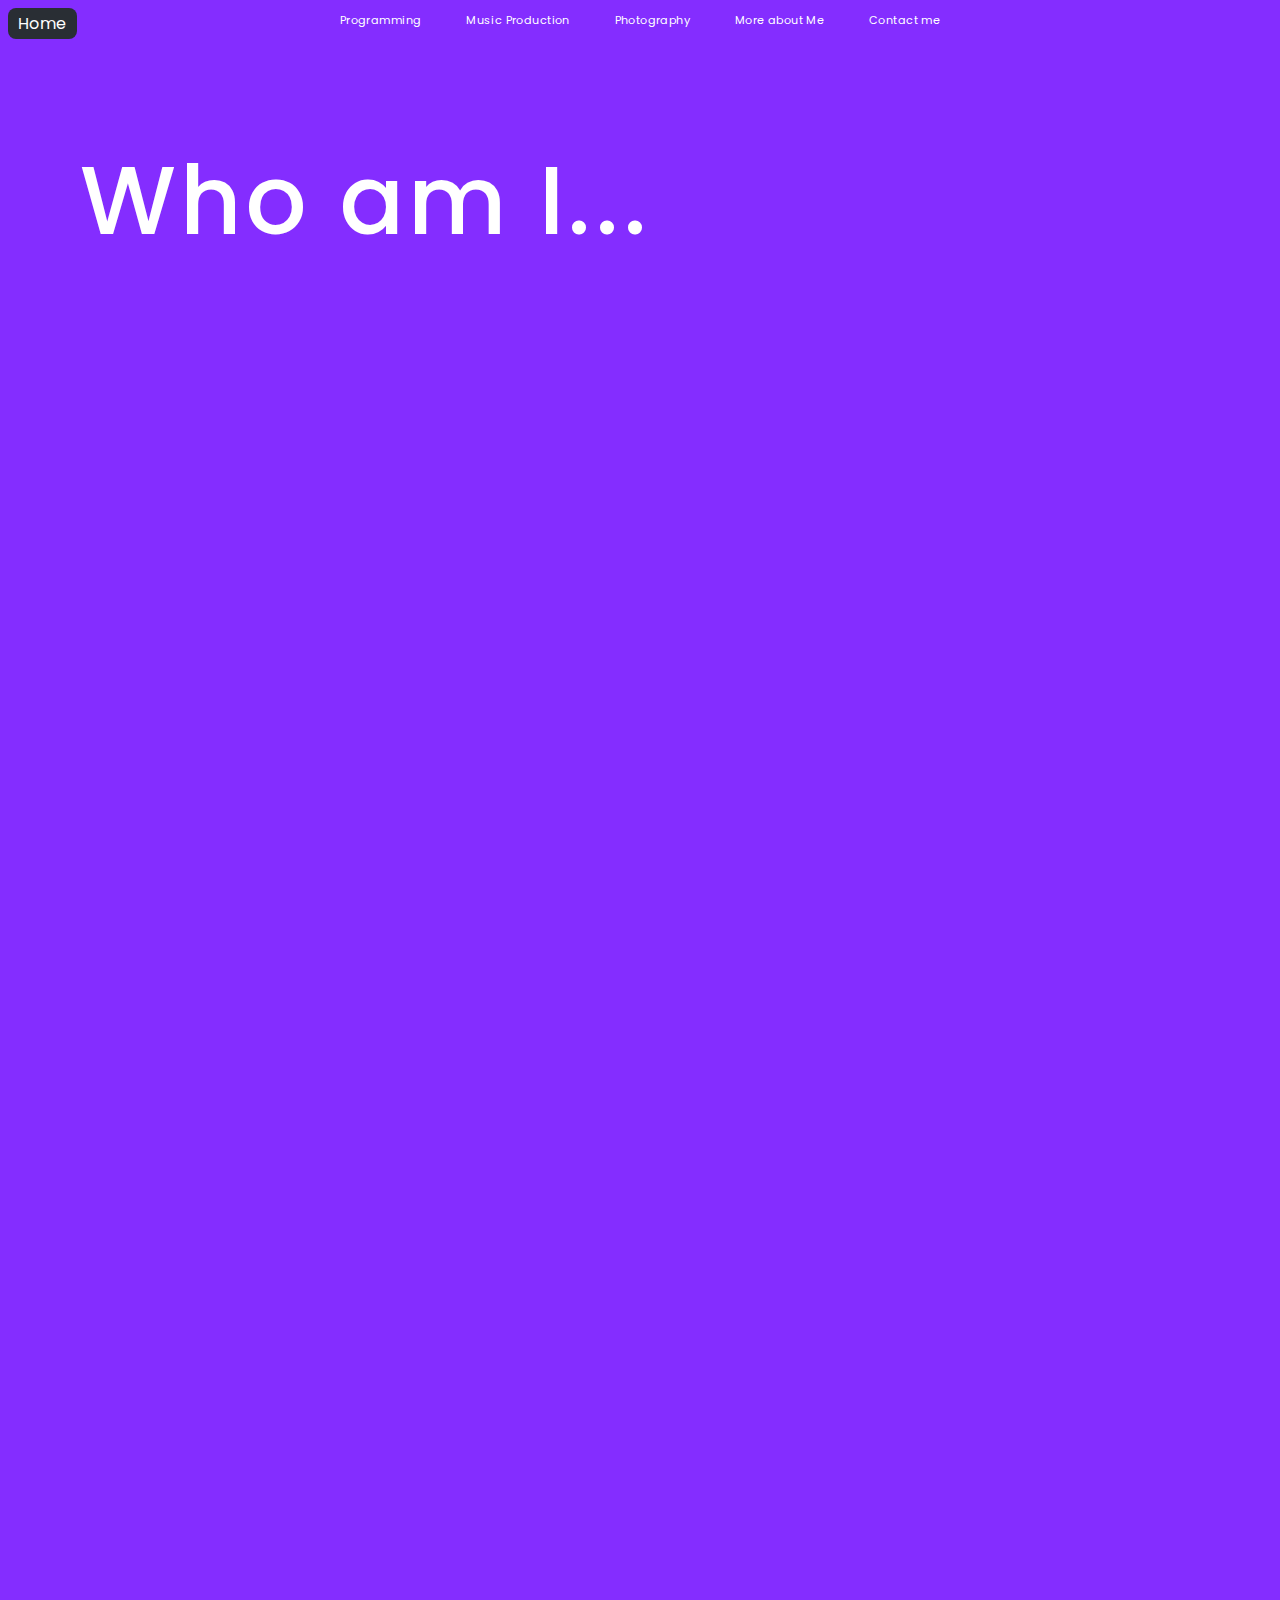
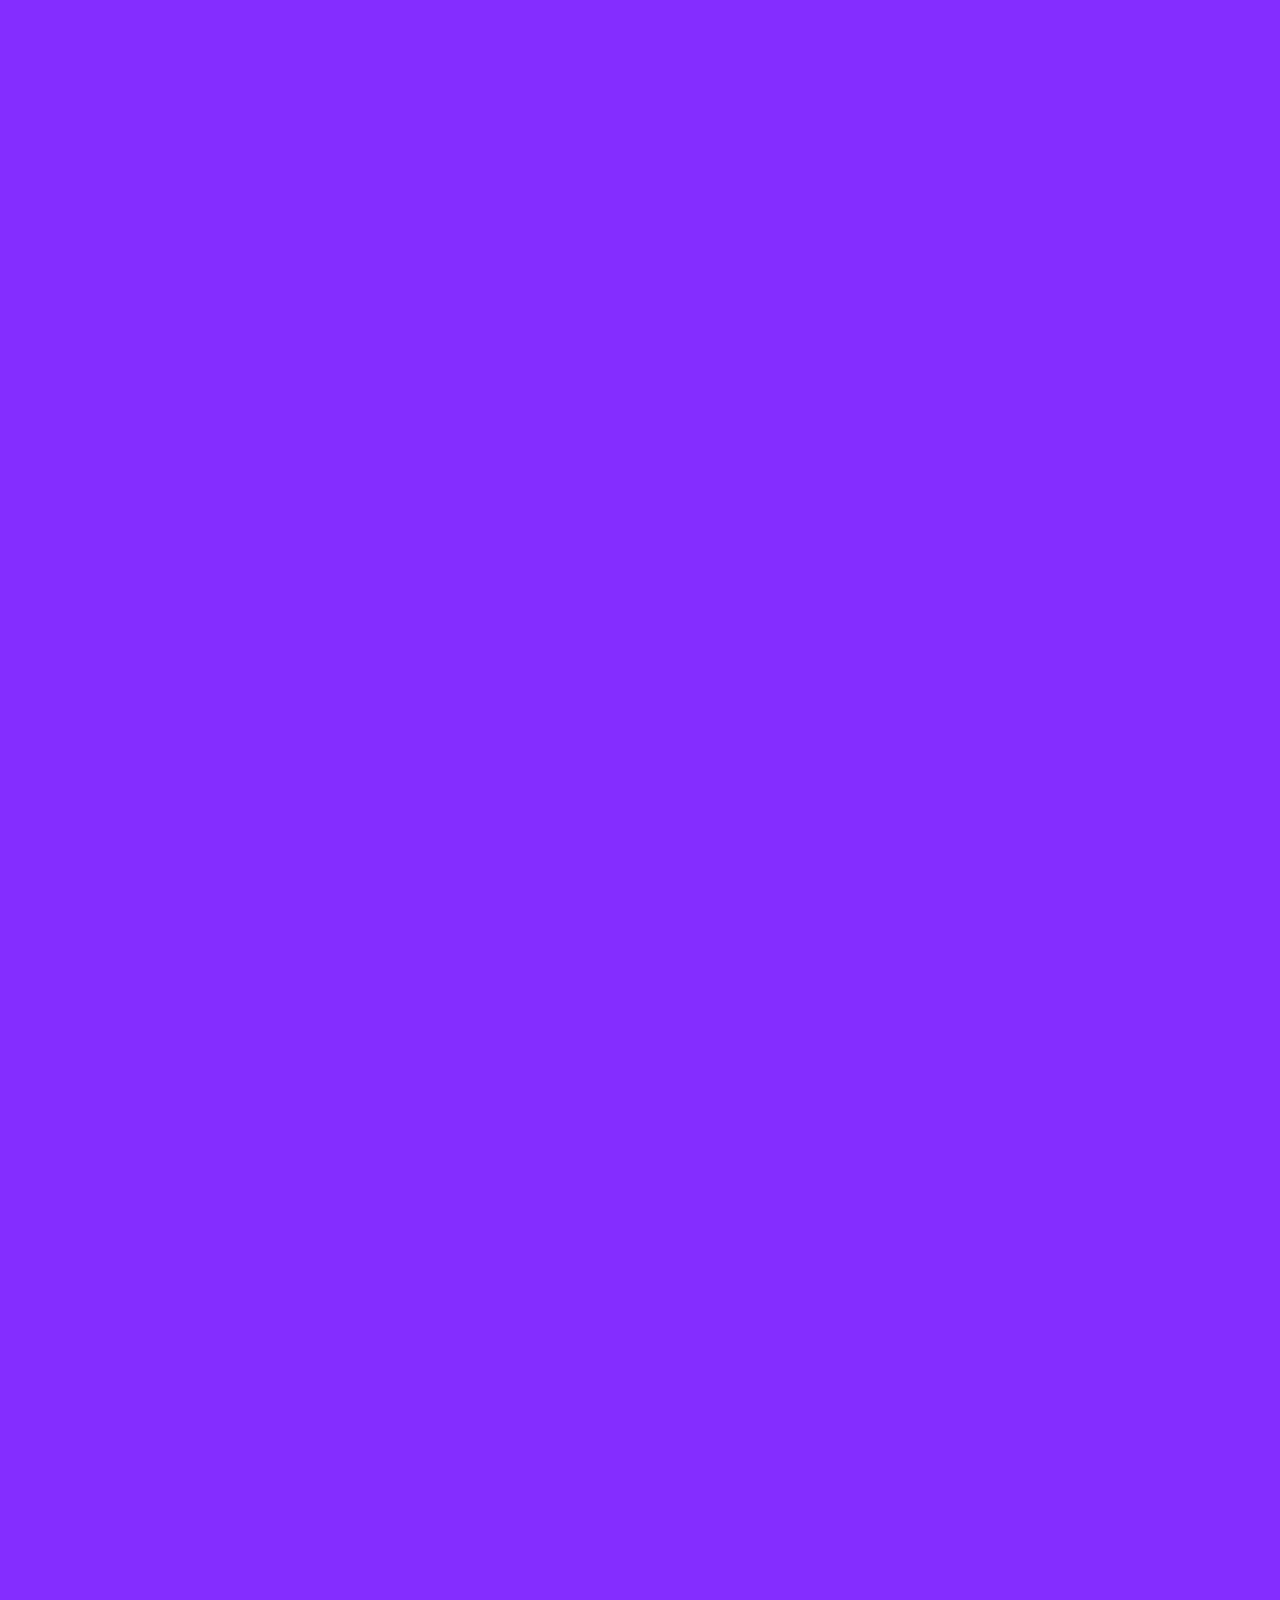
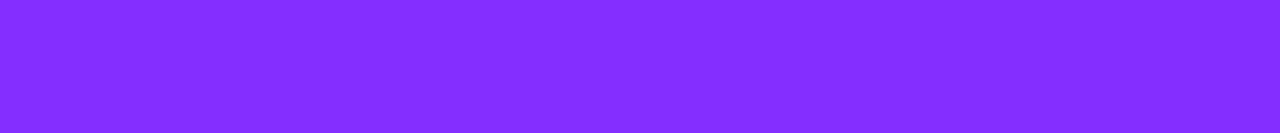
<file: MoreAboutMe.html>
<!DOCTYPE html>
<html lang="en">
<head>
    <meta charset="UTF-8">
    <meta http-equiv="X-UA-Compatible" content="IE=edge">
    <meta name="viewport" content="width=device-width, initial-scale=1.0">
    <link rel="stylesheet" href="css/Main.css">
    <link rel="stylesheet" href="css/MoreAboutMe.css">
    <title>More About Me</title>
</head>
<body>
    <!-- Top Menu -->
    <nav class="top_bar">
        <ul class="top_menu">
            <li><a href="#" class="top_menu_item">Programming</a></li>
            <li><a href="MusicProduction.html" class="top_menu_item">Music Production</a></li>
            <li><a href="#" class="top_menu_item">Photography</a></li>
            <li><a href="MoreAboutMe.html" class="top_menu_item">More about Me</a></li>
            <li><a href="#" class="top_menu_item">Contact me</a></li>
        </ul>
    </nav>

    <!-- Main Body -->
    <div class="main_body">
                <a href="index.html" class="home_button">Home</a>
        <!-- Top half -->
        <div class="image_description">
            <div class="top_left_side">
                <h1>Who am I...</h1>
                <img src="Images/MoreAboutMe/main_top.svg" alt="" class="image">
            </div>

            <p class="description">
                I´m 20 years, aspired by technology since a kid. I am <span> currently studying Computer Science </span>, finishing my 3rd Bachelor´s
                Degree at Instituto Superior Técnico, at Taguspark Campus. I have studied Mathmatics, Statistics, Algebra, Physics,
                Computer Organization, Operative Systems, Networks, Deep Learning, Computer Theory, Computer Organization, and some more
                subjects.
                <br>
                <br>
                <span>I have worked with C, C++, Java, Javascript, Python, Prolog, HTML and CSS</span>. I have worked on some individual
                extra-curricular projects as well. Namely, I’ve started to work on a game with C++ using Unity engine (not finished yet)
                ....
                <br>
                <br>
                Besides Computer Science i also have other fiels i find amusing. Such as Philosophy, Psicology, Anatomy, and some other
                subjects.
                <br>
                <br>
                Pratically speaking, i have two great passions: Music and Photography. I am a violin player since my 6/7 years, and
                changed to viola about 5 years ago. I love playing it and love even more listening to some great classical compositions.

            </p>
        </div>


        <!-- Bottom Half -->
        <div class="image_description">
            <div class="bottom_left_side">
                <h1>Did you know that...</h1>
                <p class="description">
                    I also play piano (self learner for about one and a half years).
                    <br>
                    <br>
                    Besides playing, <span>i also compose</span>. This is probably my “Hidden Tallent” if i may say so. I started to dig into <span>music production</span> about 6 years ago. I started doing some intrumental beats for fun, for about 1/2 years, when i finally
                    stepped up, got a profetional program and started learning some more in depth concepts.
                    <br>
                    <br>
                    Today i have a 1.3k subscribers Youtube channel, where i post Trap, RnB, Dubstep, and some other musical genres.
                    <br>
                    <br>
                    Last year i also started to compose more elaborated music such as Classical piano compositions (I have 2 original
                    compositions so far, not publicly available) and Cinematic Orchestral compositions (I have 3 original compistions
                    inspired by some movies).
                    <br>
                    <br>
                    Finally, my second passion - <span>Photography</span>. I started to get serious when i decided to step up and buy a full frame camera.
                    <br>
                    <br>
                    Since then i’ve taken this Hobbie quite seriously and have learned a lot of features about how the camera works, how to
                    configure the settings for a given scenario, and also how to frame de subject in the photo.
                    <br>
                    <br>
                    You may find some photo samples in my instagram photography account:

                </p>
            </div>
            <img src="Images/MoreAboutMe/main_bottom.svg" alt="" class="image">

        </div>
    </div>
    
</body>
</html>
</file>
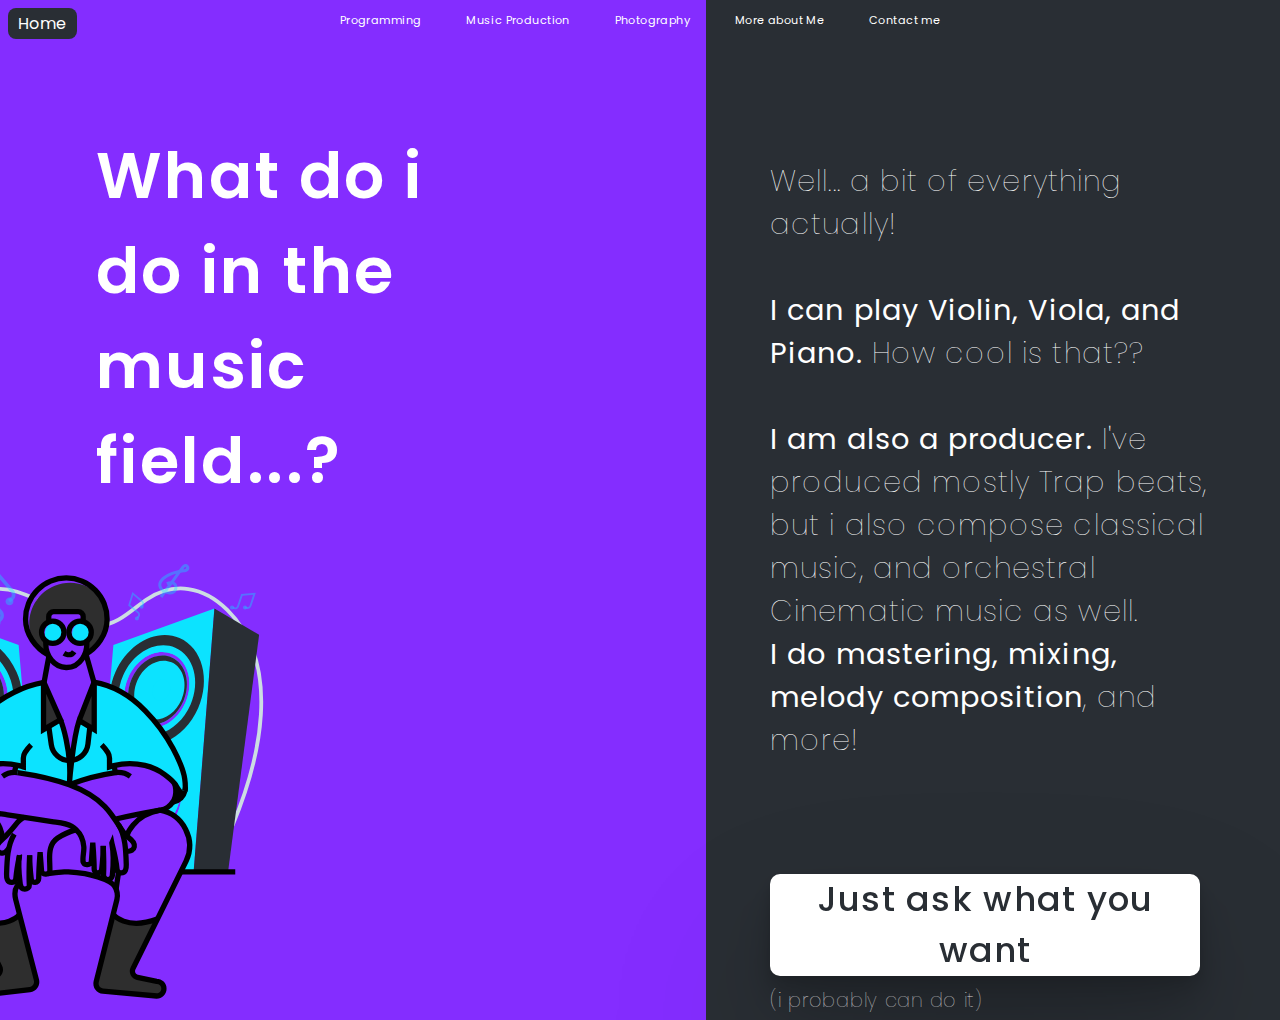
<file: MusicProduction.html>
<!DOCTYPE html>
<html lang="en">
<head>
    <meta charset="UTF-8">
    <meta http-equiv="X-UA-Compatible" content="IE=edge">
    <meta name="viewport" content="width=device-width, initial-scale=1.0">
    <title>Music Production</title>
    <link rel="stylesheet" href="css/Main.css">
    <link rel="stylesheet" href="css/MusicProduction.css">
</head>
<body>
        <!-- Top Menu -->
        <nav class="top_bar">
            <ul class="top_menu">
                <li><a href="#" class="top_menu_item">Programming</a></li>
                <li><a href="MusicProduction.html" class="top_menu_item">Music Production</a></li>
                <li><a href="#" class="top_menu_item">Photography</a></li>
                <li><a href="MoreAboutMe.html" class="top_menu_item">More about Me</a></li>
                <li><a href="#" class="top_menu_item">Contact me</a></li>
            </ul>
        </nav>

    <!-- Main Body -->
    <div class="main_body">
        <a href="index.html" class="home_button">Home</a>

        <!-- Left Half -->
        <div class="main_body_left">
            <div class="background"></div>
            <div class="background"></div>
            <h1>What do i do in the music field...?</h1>
            <img src="Images/MusicProduction/speakers.svg" alt="">
        </div>


        <!-- Right Half -->
        <div class="main_body_right">
            <p class="description">Well... a bit of everything actually! 
                <br>
                <br>
                <span>I can play Violin, Viola, and Piano.</span> How cool is that??
                <br>
                <br>
                <span>I am also a producer.</span> I've produced mostly Trap beats, but i also compose classical music, and orchestral Cinematic music as well.
                <br>
                <span>I do mastering, mixing, melody composition</span>, and more!
                <br>
                <br>
                <a href="Contactme.html" class = "button pop_up_animation">Just ask what you want</a>
                <span>(i probably can do it)</span>
            </p>


        </div>
    </div>


</body>
</html>
</file>
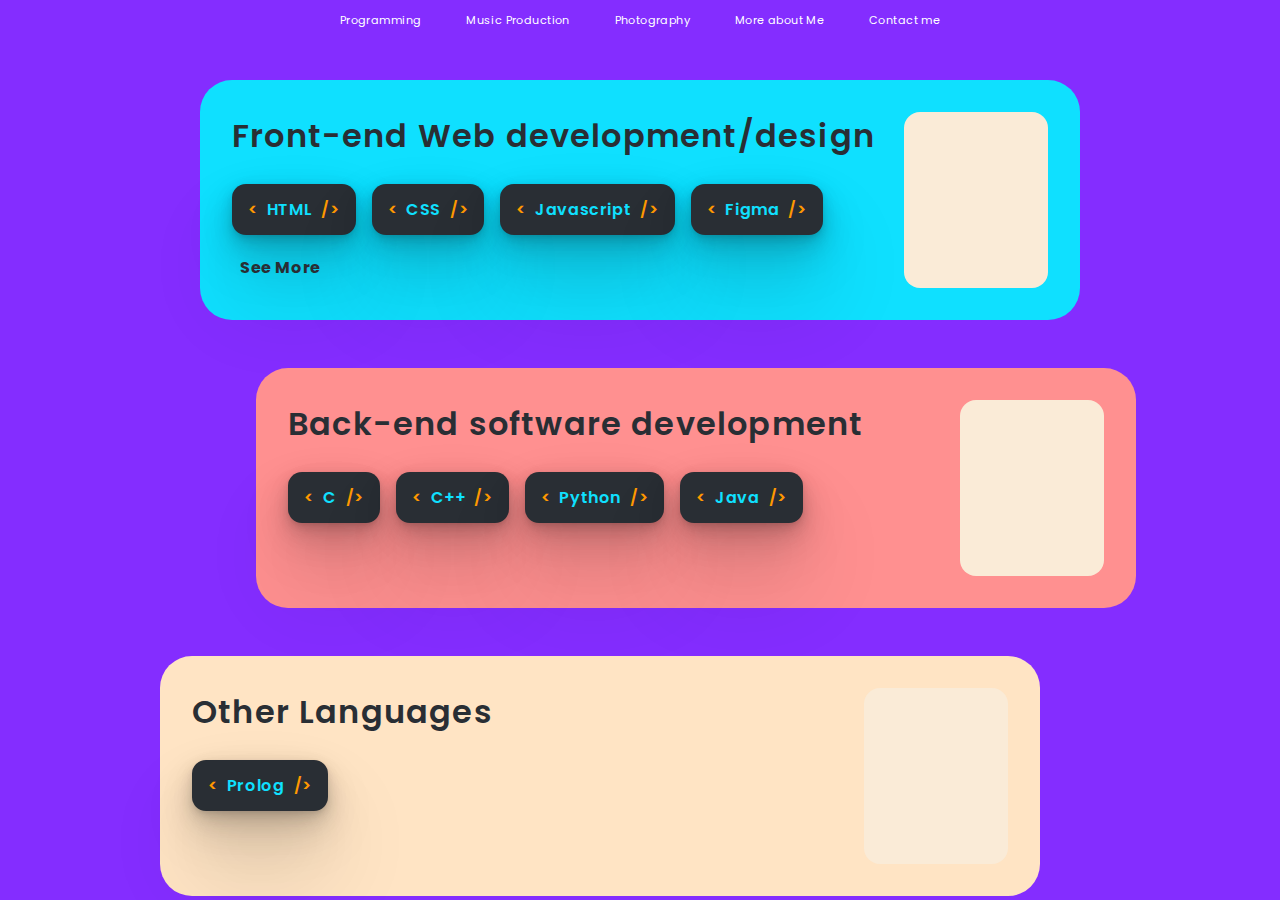
<file: Programming.html>
<!DOCTYPE html>
<html lang="en">
<head>
    <meta charset="UTF-8">
    <meta http-equiv="X-UA-Compatible" content="IE=edge">
    <meta name="viewport" content="width=device-width, initial-scale=1.0">
    <title>Document</title>
    <link rel="stylesheet" href="css/Main.css">
    <link rel="stylesheet" href="css/Programming.css">
</head>
<body>
    <!-- Top Menu -->
    <nav class="top_bar">
        <ul class="top_menu">
            <li><a href="#" class="top_menu_item">Programming</a></li>
            <li><a href="MusicProduction.html" class="top_menu_item">Music Production</a></li>
            <li><a href="#" class="top_menu_item">Photography</a></li>
            <li><a href="MoreAboutMe.html" class="top_menu_item">More about Me</a></li>
            <li><a href="#" class="top_menu_item">Contact me</a></li>
        </ul>
    </nav>

    <div class="main_body">
        <div class="language_topic">
            <div class="flex_container">
                <h1>Front-end Web development/design</h1>
                <div class="languages_container">
                    <div class="language">
                        <p>HTML</p>
                    </div>
                    <div class="language">
                        <p>CSS</p>
                    </div>
                    <div class="language">
                        <p>Javascript</p>
                    </div>
                    <div class="language">
                        <p>Figma</p>
                    </div>
                </div>
                <p>See More</p>
            </div>
            <div class="image"></div>
        </div>
        <div class="language_topic">
            <div class="flex_container">
                <h1>Back-end software development</h1>
                <div class="languages_container">
                    <div class="language">
                        <p>C</p>
                    </div>
                    <div class="language">
                        <p>C++</p>
                    </div>
                    <div class="language">
                        <p>Python</p>
                    </div>
                    <div class="language">
                        <p>Java</p>
                    </div>
                </div>
            </div>
            <div class="image"></div>
        </div>
        <div class="language_topic">
            <div class="flex_container">
                <h1>Other Languages</h1>
                <div class="languages_container">
                    <div class="language">
                        <p>Prolog</p>
                    </div>
                </div>
            </div>
            <div class="image"></div>
        </div>
    </div>
    
</body>
</html>
</file>
<file: css/Main.css>
@import url("https://fonts.googleapis.com/css2?family=Poppins:wght@100;200;300;400;500;600;700;800;900&display=swap");

:root {
  --fs-menu: 0.7em;
  --fs-footer-titles: 2.4em;
  --fs-footer-descriptions: 0.9em;
  --main-eletric-blue: #0fe0ff;
  --main-blue: #00a3ff;
  --main-dark-blue: #33455b;
  --main-pink: #db00ff;
  --main-purple: #842dff;
  --main-grey: #292e34;
  --main-black: #272727;
  --main-text-color: white;
  --main-orange: #ff9900;
  font-family: "Poppins", sans-serif;
}

*,
*::before,
*::after {
  margin: 0;
  padding: 0;
  box-sizing: border-box;
  color: var(--main-text-color);
  letter-spacing: 0.037em;
}

body {
  background-color: var(--main-purple);
}

a {
  text-decoration: none;
  color: var(--main-text-color);
}

.top_bar {
  width: 100%;
  position: absolute;
  z-index: 1;
}

/* -------------- Top Menu items -------------- */

.top_bar {
  margin-inline: auto;
}

.top_menu {
  display: flex;
  flex-direction: row;
  justify-content: center;
}

.top_menu li {
  margin-block: 0.4em;
  list-style-type: none;
}

.top_menu_item {
  margin-block: 0.4em;
  list-style-type: none;
  position: relative;
  margin-inline: 2em;
  font-size: var(--fs-menu);
  transition: 500ms;
}

.top_menu_item::after {
  content: "";
  position: absolute;
  bottom: -0.5em;
  left: 0;
  width: 100%;
  height: 4px;
  border-radius: 10px;
  background: var(--main-text-color);
  transition: 500ms;
  transform-origin: left;
  transform: scale(0, 1);
}

.top_menu_item:hover::after {
  transform: scale(1, 1);
}

/* --------- Buttons Aesthetics ------------ */

.pop_up_animation {
  animation: popup 5s ease-in-out;
  animation-delay: 2s;
  animation-iteration-count: infinite;
}

.button {
  position: relative;
  display: block;
  color: var(--main-grey);
  font-size: 1.2em;
  font-weight: 500;
  text-align: center;
  width: 9em;
  margin-top: 2em;
  border-radius: 10px;
  padding: 0.8em 0em;
  filter: drop-shadow(0px 100px 94px rgba(0, 0, 0, 0.12))
    drop-shadow(0px 41.7776px 39.271px rgba(0, 0, 0, 0.0917157))
    drop-shadow(0px 22.3363px 20.9961px rgba(0, 0, 0, 0.0830795))
    drop-shadow(0px 12.5216px 11.7703px rgba(0, 0, 0, 0.0764456))
    drop-shadow(0px 6.6501px 6.2511px rgba(0, 0, 0, 0.067618))
    drop-shadow(0px 2.76726px 2.60122px rgba(0, 0, 0, 0.0513202));
  overflow: hidden;
  transition: color 500ms ease-in-out, box-shadow 500ms ease-in-out,
    border-radius 500ms ease-in-out, width 500ms ease-in-out;
}

/* -------- Button animation --------- */
.button::before,
.button::after {
  position: absolute;
  content: "";
  left: 0;
  top: 0;
  width: 100%;
  height: 100%;
  transform: scale(1, 1);
  z-index: -1;
  transition: transform 500ms ease-in-out;
  transform-origin: left;
}

.button::before {
  background: white;
}

.button::after {
  background: var(--main-pink);
  transform: scale(0, 1);
}

.button:hover::after {
  transform: scale(1, 1);
}

.button:hover {
  color: var(--main-text-color);
  box-shadow: rgba(240, 46, 170, 0.4) 5px 5px, rgba(240, 46, 170, 0.3) 10px 10px,
    rgba(240, 46, 170, 0.2) 15px 15px, rgba(240, 46, 170, 0.1) 20px 20px,
    rgba(240, 46, 170, 0.05) 25px 25px;
}

/* --- Home button --- */
.home_button {
  position: absolute;
  top: 0.5rem;
  left: 0.5rem;
  background-color: var(--main-grey);
  height: max-content;
  width: max-content;
  padding: 0.2rem 0.6rem;
  border-radius: 0.5rem;
  font-size: 1rem;
  overflow: hidden;
  transition: all 0.3s ease-in-out;
  z-index: 1;
}

.home_button::before {
  /* black background */
  position: absolute;
  top: 0;
  left: 0;
  content: "";
  width: 100%;
  height: 100%;
  background-color: var(--main-text-color);
  transform: scaleX(0);
  transform-origin: left;
  transition: transform 0.3s ease-in-out;
  z-index: -1;
}

.home_button:hover::before {
  transform: scaleX(1);
}

.home_button:hover {
  color: var(--main-grey);
}

/* --- Animations --- */

@keyframes popup {
  0% {
    transform: scale(1);
  }
  4% {
    transform: scale(1.03);
  }
  8% {
    transform: scale(1);
  }
}

@keyframes header_apearence {
  0% {
    transform: translateY(50px);
    opacity: 0;
  }
  100% {
    transform: translateY(0);
    opacity: 1;
  }
}

@keyframes sub_header_apearence {
  0% {
    transform: scale(1, 0);
    opacity: 0;
  }
  100% {
    transform: scale(1, 1);
    opacity: 1;
  }
}
</file>
<file: css/MoreAboutMe.css>
a {
  text-decoration: none;
  color: var(--main-text-color);
}

body {
  background-color: var(--main-purple);
}

/* --------- Top Menu --------- */
.top_bar {
  position: absolute;
  width: 100%;
  z-index: 1;
}

/* --------- Main body --------- */
.main_body {
  display: flex;
  flex-direction: column;
  align-items: center;
  padding-top: 3rem;
}

/* --------- Top half --------- */
.image_description {
  position: relative;
  display: flex;
  flex-direction: row;
  justify-content: center;
  padding: 5rem;
  max-width: 120rem;
}

.image_description > * {
  flex-basis: 100%;
}

/* --- Left side --- */
.top_left_side {
  display: flex;
  flex-direction: column;
  margin-right: 2rem;
}

.top_left_side h1 {
  font-size: 6rem;
  font-weight: 450;
  animation: header_apearence 1.5s ease-in-out 0s; /* defined in main.css */
}

.image {
  max-width: 40rem;
  opacity: 0;
  animation: image_apearence 1s ease-in-out 2s forwards;
}

@keyframes image_apearence {
  0% {
    filter: blur(1.5rem);
    opacity: 0;
  }
  100% {
    filter: blur(0rem);
    opacity: 1;
  }
}

/* --- Right side --- */
.image_description:first-child p {
  padding-top: 2rem;
}

.description {
  position: relative;
  font-size: 1.5rem;
  font-weight: 200;
  text-align: justify;
  opacity: 0;
  animation: slide-right-left 1s ease-in-out 1s forwards;
}

@keyframes slide-right-left {
  0% {
    opacity: 0;
  }
  100% {
    opacity: 1;
  }
}

.description span {
  color: var(--main-pink);
  font-weight: 700;
}

/* --------- Bottom half --------- */

.bottom_left_side h1 {
  font-size: 5rem;
  margin-bottom: 4rem;
  opacity: 0;
  animation: header_apearence 1s ease-in-out 6s forwards; /* defined in main.css */
}

.bottom_left_side .description {
  font-size: 1.1rem;
  max-width: 55rem;
  animation-delay: 7s;
}

.image_description:last-child {
  position: relative;
  margin: 3rem;
}

.image_description:last-child .image {
  margin-left: 4rem;
  margin-top: 9rem;
  animation-delay: 8s;
}

.image_description:last-child::before {
  position: absolute;
  content: "";
  width: 100%;
  height: 100%;
  top: 0;
  background-color: var(--main-grey);
  transform: scaleX(0);
  transform-origin: left;
  animation: slide-left-right 2s ease-in-out 4s forwards;
  transition: box-shadow 0.3s ease-in-out, -webkit-box-shadow 0.3s ease-in-out;
  z-index: -1;
}

.image_description:last-child:hover::before {
  -webkit-box-shadow: 5px 5px 28px 3px rgba(0, 0, 0, 0.58);
  box-shadow: 5px 5px 28px 3px rgba(0, 0, 0, 0.58);
}

@keyframes slide-left-right {
  0% {
    border-radius: 1rem;
    transform: scaleX(0);
  }
  100% {
    border-radius: 1rem;
    transform: scaleX(1);
  }
}
</file>
<file: css/MusicProduction.css>
a {
  text-decoration: none;
  color: var(--main-text-color);
}

body {
  background-color: var(--main-purple);
}

/* ----- Top Menu ----- */
.top_bar {
  width: 100%;
  position: absolute;
  z-index: 1;
}

/* ---- Main body ---- */

.main_body {
  width: 100vw;
  height: 100%;
  display: flex;
  justify-content: center;
}

/* --- left-side --- */

.main_body_left {
  position: relative;
  display: flex;
  flex-direction: column;
  align-items: flex-end;
  padding-right: 15rem;
  min-height: 100vh;
  width: 100%;
  background-color: inherit;
  overflow: hidden;
}

.main_body_left h1 {
  max-width: 50rem;
  margin-top: 8rem;
  padding-left: 6rem;
  font-size: 4rem;
  font-weight: 600;
}

.main_body_left img {
  margin-top: 2rem;
  margin-right: 10rem;
  margin-left: 4rem;
  width: 30rem;
}

.background {
  position: absolute;
  height: 100rem;
  width: 100rem;
  top: -50rem;
  right: -50rem;
  background-image: linear-gradient(135deg, #fff6b7 10%, #f6416c 100%);
  transform: scale(0);
  animation: change_background 15s ease-in-out 2s infinite;
  border-radius: 100%;
  z-index: -1;
}

@keyframes change_background {
  0% {
    transform: scale(0);
  }
  30% {
    transform: scale(10);
  }
  70% {
    transform: scale(10);
  }
  90% {
    transform: scale(0);
  }
}

.background:nth-child(2) {
  background-image: linear-gradient(
    109.6deg,
    rgba(61, 245, 167, 1) 11.2%,
    rgba(9, 111, 224, 1) 91.1%
  );
  animation: change_background2 15s ease-in-out 2s infinite;
  z-index: -1;
}

@keyframes change_background2 {
  0% {
    transform: scale(0);
  }
  40% {
    transform: scale(0);
  }
  70% {
    transform: scale(10);
  }
  80% {
    transform: scale(0);
  }
}

/* --- right-side ---*/

.main_body_right {
  height: auto;
  width: 100%;
  background-color: var(--main-grey);
  z-index: 0;
}

.description {
  font-size: 1.8rem;
  font-weight: 100;
  max-width: 50rem;
  margin-top: 10rem;
  padding-inline: 4rem;
  right: 0;
}

.description span {
  font-weight: 400;
}

.description span:last-child {
  /* "i probably can do it" */
  font-weight: 100;
  font-size: 1.2rem;
}

.description a {
  /* Just ask what you want (...) */
  position: relative;
  font-weight: 500;
  margin-right: 1rem;
}

.button {
  padding: 0;
  width: auto;
  max-width: 30rem;
}
</file>
<file: css/Programming.css>
body {
  min-height: 100vh;
}

.main_body {
  padding-top: 5rem;
  display: flex;
  flex-direction: column;
  justify-content: center;
  align-items: center;
  gap: 3rem;
}

.language_topic {
  display: flex;
  width: fit-content;
  flex-direction: row;
  justify-content: space-between;
}

.language_topic {
  width: 100%;
  max-width: 55rem;
  height: fit-content;
  margin-inline: 3rem;
  padding: 2rem;
  border-radius: 2rem;
}

.language_topic .image {
  width: 9rem;
  height: 11rem;
  background-color: antiquewhite;
  border-radius: 1rem;
}

.language_topic:nth-child(1) {
  background-color: var(--main-eletric-blue);
}

.language_topic:nth-child(2) {
  margin-left: 10rem;
  background-color: rgb(255, 144, 144);
}

.language_topic:nth-child(3) {
  margin-right: 8rem;
  background-color: bisque;
}

.flex_container h1 {
  color: var(--main-grey);
  font-weight: 600;
  width: auto;
}

.flex_container > p {
  display: inline-block;
  color: var(--main-grey);
  font-weight: 700;
  margin-top: 0.8rem;
  margin-left: 0.5rem;
}

.flex_container > p:hover {
  color: white;
  cursor: pointer;
}

.languages_container {
  margin-top: 1rem;
  max-width: inherit;
  display: flex;
  flex-wrap: wrap;
  flex-direction: row;
  gap: 1rem;
  justify-content: flex-start;
}

.language {
  background-color: var(--main-grey);
  padding: 0.8rem 1rem;
  margin-block: 0.5rem;
  border-radius: 0.5rem;
  box-shadow: 0px 56px 94px rgba(0, 0, 0, 0.16),
    0px 25.8905px 52.3352px rgba(0, 0, 0, 0.118668),
    0px 14.814px 33.9475px rgba(0, 0, 0, 0.100285),
    0px 8.99196px 22.1264px rgba(0, 0, 0, 0.0863917),
    0px 5.41805px 13.8195px rgba(0, 0, 0, 0.0736083),
    0px 3.01712px 7.77167px rgba(0, 0, 0, 0.059715),
    0px 1.29764px 3.30843px rgba(0, 0, 0, 0.0413319);
  border-radius: 14px;
}

.language > p::after,
.language > p::before {
  white-space: pre-wrap;
  color: var(--main-orange);
}

.language > * {
  font-weight: 600;
  color: var(--main-eletric-blue);
}

.language > p::before {
  content: "<  ";
}

.language > p::after {
  content: "  />";
}
</file>
